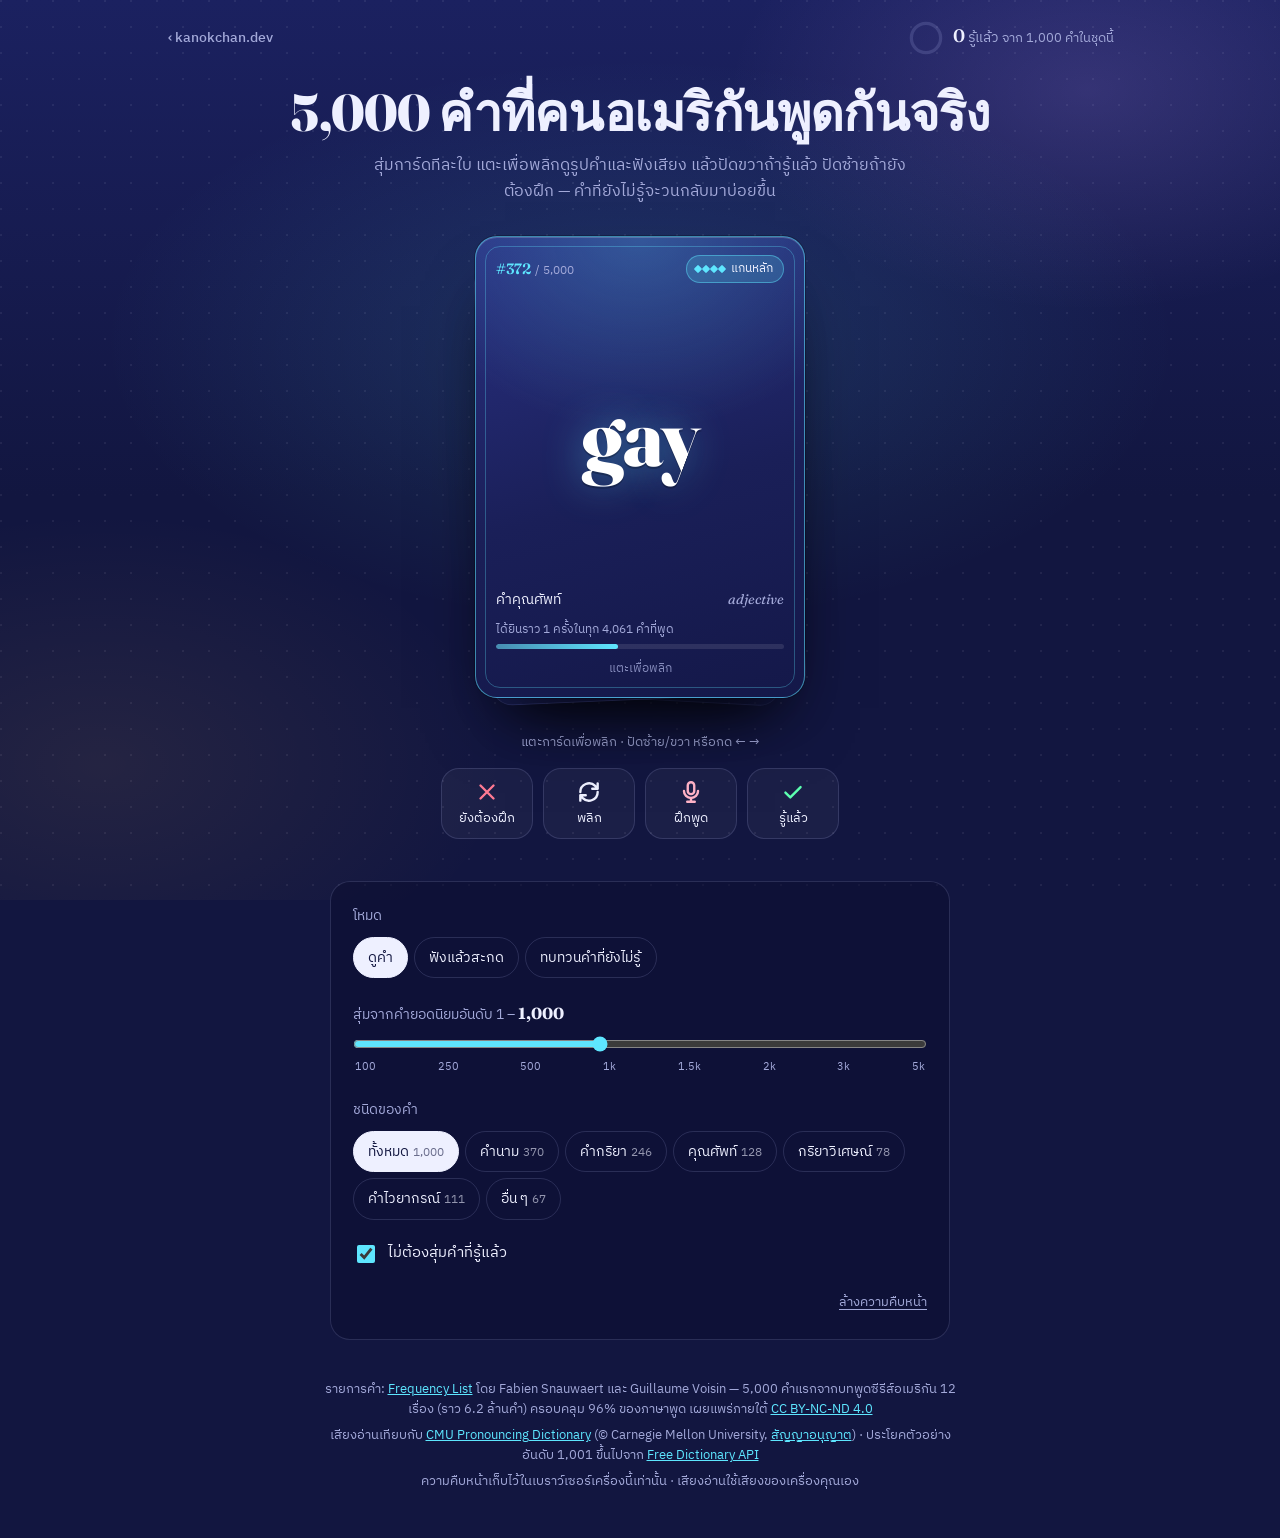
<file: english.html>
<!doctype html>
<html lang="th">
<head>
<meta charset="utf-8">
<meta name="viewport" content="width=device-width, initial-scale=1, viewport-fit=cover">
<title>English cards · kanokchan.dev</title>
<meta name="description" content="สุ่มการ์ดคำศัพท์ภาษาอังกฤษ 3D จาก 5,000 คำที่คนอเมริกันพูดบ่อยที่สุด พลิกดูรูปคำ ฟังเสียง แล้วปัดว่ารู้แล้วหรือยัง">
<meta name="theme-color" content="#121640">
<link rel="canonical" href="https://kanokchan.pages.dev/english">
<meta property="og:title" content="English cards · kanokchan.dev">
<meta property="og:description" content="ฝึกศัพท์ 5,000 คำที่ใช้พูดจริง ด้วยการ์ด 3D สุ่มทีละใบ">
<link rel="icon" href="data:image/svg+xml,%3Csvg xmlns='http://www.w3.org/2000/svg' viewBox='0 0 64 64'%3E%3Crect x='10' y='4' width='40' height='56' rx='8' fill='%23121640' stroke='%235ee6ff' stroke-width='4' transform='rotate(8 30 32)'/%3E%3Ctext x='31' y='42' text-anchor='middle' font-family='Georgia' font-weight='700' font-size='26' fill='%23fff'%3EAa%3C/text%3E%3C/svg%3E">
<link rel="preconnect" href="https://fonts.googleapis.com">
<link rel="preconnect" href="https://fonts.gstatic.com" crossorigin>
<link rel="stylesheet" href="https://fonts.googleapis.com/css2?family=Fraunces:opsz,wght@9..144,400;9..144,600;9..144,800&family=IBM+Plex+Sans+Thai:wght@400;500;600&display=swap">
<link rel="stylesheet" href="/assets/english/english.css">
<script src="/assets/english/speech-coach.js" defer></script>
<script src="/assets/english/english.js" defer></script>
</head>
<body>
<div class="sky" aria-hidden="true"></div>

<header class="top">
  <a class="home" href="/">kanokchan.dev</a>
  <div class="score" id="score" aria-live="polite">
    <span class="ring" id="ring"><svg viewBox="0 0 36 36"><circle cx="18" cy="18" r="15.5"/><circle id="ring-fill" cx="18" cy="18" r="15.5"/></svg></span>
    <span><b id="known-n">0</b> รู้แล้ว <small>จาก <span id="pool-n">0</span> คำในชุดนี้</small></span>
  </div>
</header>

<main class="wrap">
  <section class="intro">
    <h1>5,000 คำที่คนอเมริกันพูดกันจริง</h1>
    <p>สุ่มการ์ดทีละใบ แตะเพื่อพลิกดูรูปคำและฟังเสียง แล้วปัดขวาถ้ารู้แล้ว ปัดซ้ายถ้ายังต้องฝึก — คำที่ยังไม่รู้จะวนกลับมาบ่อยขึ้น</p>
  </section>

  <section class="table" aria-label="การ์ดคำศัพท์">
    <div class="deck" id="deck">
      <div class="ghost g2" aria-hidden="true"></div>
      <div class="ghost g1" aria-hidden="true"></div>
      <!-- the live card is rendered here by english.js -->
    </div>
    <p class="hint" id="hint">แตะการ์ดเพื่อพลิก · ปัดซ้าย/ขวา หรือกด ← →</p>

    <div class="actions">
      <button class="act no" id="btn-no" type="button" title="ยังไม่รู้ (←)"><svg viewBox="0 0 24 24"><path d="M6 6l12 12M18 6 6 18"/></svg><span>ยังต้องฝึก</span></button>
      <button class="act flip" id="btn-flip" type="button" title="พลิก (Space)"><svg viewBox="0 0 24 24"><path d="M4 12a8 8 0 0 1 13.7-5.6L20 9M20 4v5h-5M20 12a8 8 0 0 1-13.7 5.6L4 15M4 20v-5h5"/></svg><span>พลิก</span></button>
      <button class="act say" id="btn-mic" type="button" title="ฝึกออกเสียงคำนี้"><svg viewBox="0 0 24 24"><rect x="9" y="3" width="6" height="11" rx="3"/><path d="M5.5 11a6.5 6.5 0 0 0 13 0M12 17.5V21M8.5 21h7"/></svg><span>ฝึกพูด</span></button>
      <button class="act yes" id="btn-yes" type="button" title="รู้แล้ว (→)"><svg viewBox="0 0 24 24"><path d="m5 12.5 4.5 4.5L19 7.5"/></svg><span>รู้แล้ว</span></button>
    </div>
    <button class="undo" id="btn-undo" type="button" hidden>↶ ย้อนการ์ดเมื่อกี้</button>
  </section>

  <section class="settings" aria-label="ตั้งค่าการสุ่ม">
    <div class="field">
      <span class="lbl">โหมด</span>
      <div class="seg" id="mode" role="radiogroup" aria-label="โหมด">
        <button type="button" role="radio" data-v="see" aria-checked="true">ดูคำ</button>
        <button type="button" role="radio" data-v="listen" aria-checked="false">ฟังแล้วสะกด</button>
        <button type="button" role="radio" data-v="review" aria-checked="false">ทบทวนคำที่ยังไม่รู้ <b id="learn-n">0</b></button>
      </div>
    </div>
    <div class="field">
      <label class="lbl" for="range">สุ่มจากคำยอดนิยมอันดับ 1 – <b id="range-v">1000</b></label>
      <input type="range" id="range" min="0" max="7" step="1" value="3">
      <div class="ticks" aria-hidden="true"><span>100</span><span>250</span><span>500</span><span>1k</span><span>1.5k</span><span>2k</span><span>3k</span><span>5k</span></div>
    </div>
    <div class="field">
      <span class="lbl">ชนิดของคำ</span>
      <div class="chips" id="pos"></div>
    </div>
    <label class="check"><input type="checkbox" id="hide-known" checked> ไม่ต้องสุ่มคำที่รู้แล้ว</label>
    <div class="tools">
      <button type="button" class="link" id="btn-reset">ล้างความคืบหน้า</button>
    </div>
  </section>
</main>

<!-- pronunciation coach: say the word, see which sounds were right -->
<div class="coach" id="coach" hidden>
  <div class="coach-in" role="dialog" aria-modal="true" aria-labelledby="c-word">
    <button class="c-x" id="c-x" type="button" aria-label="ปิด">×</button>
    <div class="c-head">
      <div><b id="c-word" class="c-word">word</b><span id="c-ipa" class="c-ipa"></span></div>
      <div class="c-tools">
        <button type="button" id="c-listen" class="c-btn">🔊 ฟังเสียงที่ถูก</button>
        <button type="button" id="c-slow" class="c-btn">🐢 ช้า ๆ</button>
      </div>
    </div>
    <div class="phones" id="c-phones" aria-label="เสียงในคำนี้"></div>
    <div class="c-microw">
      <button type="button" class="c-mic" id="c-mic"><svg viewBox="0 0 24 24"><rect x="9" y="3" width="6" height="11" rx="3"/><path d="M5.5 11a6.5 6.5 0 0 0 13 0M12 17.5V21M8.5 21h7"/></svg><span id="c-mic-t">กดแล้วพูด</span></button>
      <p class="c-status" id="c-status" aria-live="polite"></p>
    </div>
    <div class="c-result" id="c-result" hidden>
      <div class="c-score"><svg viewBox="0 0 40 40"><circle cx="20" cy="20" r="18"/><circle id="c-ring-fill" cx="20" cy="20" r="18"/></svg><b id="c-pct">0%</b></div>
      <div class="c-detail">
        <p id="c-heard" class="c-heard"></p>
        <ul id="c-notes" class="c-notes"></ul>
        <p id="c-best" class="c-best"></p>
      </div>
    </div>
    <p class="c-note">ตรวจจากคำที่เบราว์เซอร์ฟังได้ แล้วเทียบทีละเสียงกับพจนานุกรมการออกเสียง CMU — เป็นคะแนนโดยประมาณ ใช้ได้บน Chrome, Edge และ Safari (ต้องต่ออินเทอร์เน็ต)</p>
  </div>
</div>

<footer class="foot">
  <p>รายการคำ: <a href="https://frequencylist.com" target="_blank" rel="noopener">Frequency List</a> โดย Fabien Snauwaert และ Guillaume Voisin — 5,000 คำแรกจากบทพูดซีรีส์อเมริกัน 12 เรื่อง (ราว 6.2 ล้านคำ) ครอบคลุม 96% ของภาษาพูด เผยแพร่ภายใต้ <a href="https://creativecommons.org/licenses/by-nc-nd/4.0/" target="_blank" rel="noopener">CC BY-NC-ND 4.0</a></p>
  <p>เสียงอ่านเทียบกับ <a href="https://github.com/cmusphinx/cmudict" target="_blank" rel="noopener">CMU Pronouncing Dictionary</a> (© Carnegie Mellon University, <a href="/assets/english/CMUDICT-LICENSE.txt">สัญญาอนุญาต</a>) · ประโยคตัวอย่างอันดับ 1,001 ขึ้นไปจาก <a href="https://dictionaryapi.dev" target="_blank" rel="noopener">Free Dictionary API</a></p>
  <p>ความคืบหน้าเก็บไว้ในเบราว์เซอร์เครื่องนี้เท่านั้น · เสียงอ่านใช้เสียงของเครื่องคุณเอง</p>
</footer>
</body>
</html>
</file>
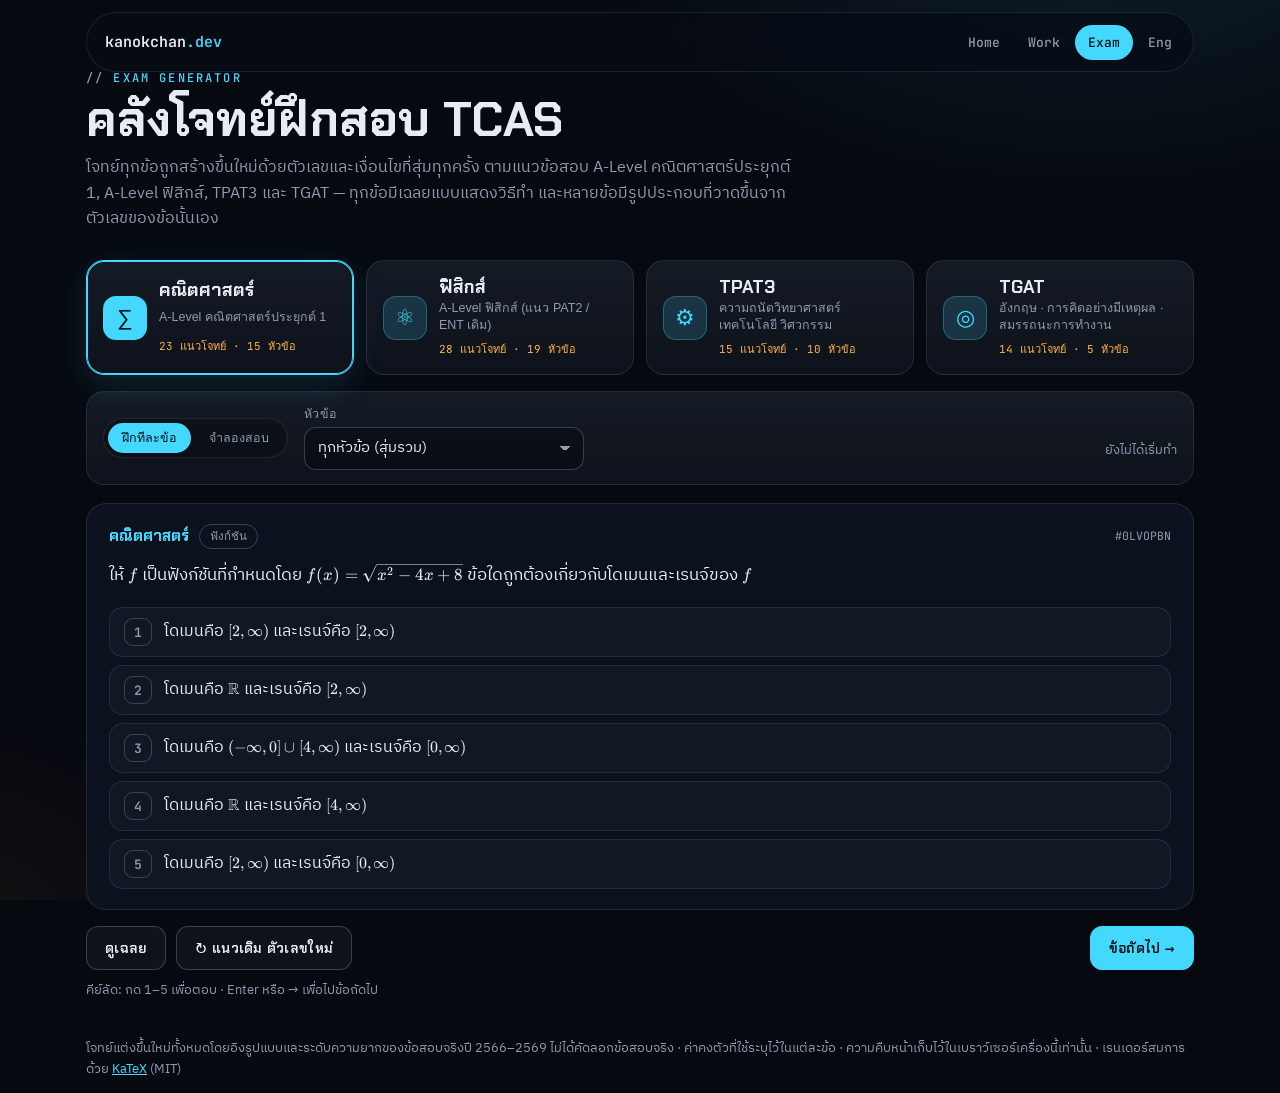
<file: exam.html>
<!doctype html>
<html lang="th">
<head>
<meta charset="utf-8">
<meta name="viewport" content="width=device-width, initial-scale=1, viewport-fit=cover">
<title>Exam · kanokchan.dev</title>
<meta name="description" content="คลังโจทย์ฝึกสอบ TCAS ที่สร้างใหม่ทุกครั้ง — คณิตศาสตร์ประยุกต์ 1, ฟิสิกส์ A-Level, TPAT3 และ TGAT พร้อมเฉลยละเอียดและรูปประกอบ">
<meta name="theme-color" content="#060910">
<link rel="canonical" href="https://kanokchan.pages.dev/exam">
<meta property="og:title" content="Exam · kanokchan.dev">
<meta property="og:description" content="สุ่มโจทย์แนว A-Level คณิต ฟิสิกส์ TPAT3 TGAT ได้ไม่จำกัด พร้อมเฉลยและรูปประกอบ">
<link rel="icon" href="data:image/svg+xml,%3Csvg xmlns='http://www.w3.org/2000/svg' viewBox='0 0 64 64'%3E%3Crect x='3' y='3' width='58' height='58' rx='16' fill='%23060910' stroke='%2345d8ff' stroke-width='5'/%3E%3Cpath d='M18 34l9 9 19-21' fill='none' stroke='%23ffb547' stroke-width='6' stroke-linecap='round' stroke-linejoin='round'/%3E%3C/svg%3E">
<link rel="preconnect" href="https://fonts.googleapis.com">
<link rel="preconnect" href="https://fonts.gstatic.com" crossorigin>
<link rel="stylesheet" href="https://fonts.googleapis.com/css2?family=Chakra+Petch:wght@500;600;700&family=IBM+Plex+Sans+Thai:wght@300;400;500;600&family=JetBrains+Mono:wght@400;500&display=swap">
<link rel="stylesheet" href="/assets/app/app.css">
<link rel="stylesheet" href="/assets/exam/katex/katex.min.css">
<link rel="stylesheet" href="/assets/exam/exam.css">
</head>
<body>
<header class="bar"><div class="wrap"><div class="bar-shell">
  <a class="logo" href="/">kanokchan<b>.dev</b></a>
  <nav class="links">
    <a href="/">Home</a><a href="/project">Work</a><a href="/exam" class="on">Exam</a><a href="/english">Eng</a>
  </nav>
</div></div></header>

<main class="wrap">
  <div class="head">
    <span class="kicker">Exam generator</span>
    <h1>คลังโจทย์ฝึกสอบ TCAS</h1>
    <p>โจทย์ทุกข้อถูกสร้างขึ้นใหม่ด้วยตัวเลขและเงื่อนไขที่สุ่มทุกครั้ง ตามแนวข้อสอบ A-Level คณิตศาสตร์ประยุกต์ 1, A-Level ฟิสิกส์, TPAT3 และ TGAT — ทุกข้อมีเฉลยแบบแสดงวิธีทำ และหลายข้อมีรูปประกอบที่วาดขึ้นจากตัวเลขของข้อนั้นเอง</p>
  </div>

  <section class="subjects" id="subjects" role="radiogroup" aria-label="เลือกวิชา"></section>

  <section class="controls card" aria-label="ตั้งค่า">
    <div class="seg" id="mode" role="tablist" aria-label="โหมด">
      <button type="button" data-v="practice" class="on" role="tab" aria-selected="true">ฝึกทีละข้อ</button>
      <button type="button" data-v="exam" role="tab" aria-selected="false">จำลองสอบ</button>
    </div>
    <label class="ctl">หัวข้อ
      <select id="topic"></select>
    </label>
    <label class="ctl exam-only" hidden>จำนวนข้อ
      <select id="count"><option>10</option><option selected>15</option><option>20</option><option>25</option><option>30</option></select>
    </label>
    <label class="check exam-only" hidden><input type="checkbox" id="timed" checked> จับเวลา</label>
    <span class="spacer"></span>
    <div class="stat" id="stat" aria-live="polite"></div>
  </section>

  <!-- practice: one question at a time -->
  <section id="practice" class="practice">
    <div id="pq"></div>
    <div class="row p-actions">
      <button class="btn" type="button" id="btn-reveal">ดูเฉลย</button>
      <button class="btn" type="button" id="btn-same" title="ข้อแนวเดิม แต่ตัวเลขใหม่">↻ แนวเดิม ตัวเลขใหม่</button>
      <span class="spacer"></span>
      <button class="btn primary" type="button" id="btn-next">ข้อถัดไป →</button>
    </div>
    <p class="hint muted small">คีย์ลัด: กด 1–5 เพื่อตอบ · Enter หรือ → เพื่อไปข้อถัดไป</p>
  </section>

  <!-- exam: a full paper -->
  <section id="exam" class="exam" hidden>
    <div class="paper-bar" id="paper-bar">
      <div class="pb-l">
        <b id="paper-title">ชุดข้อสอบ</b>
        <span class="muted small mono" id="paper-code"></span>
      </div>
      <div class="pb-r">
        <span class="timer mono" id="timer" hidden></span>
        <span class="muted small" id="answered"></span>
        <button class="btn sm" type="button" id="btn-new">สุ่มชุดใหม่</button>
        <button class="btn sm" type="button" id="btn-print">พิมพ์</button>
        <button class="btn sm primary" type="button" id="btn-submit">ส่งคำตอบ</button>
      </div>
    </div>
    <div class="result card" id="result" hidden></div>
    <ol class="sheet" id="sheet" aria-label="ตารางคำตอบ"></ol>
    <div id="paper"></div>
    <div class="row end">
      <span class="spacer"></span>
      <button class="btn primary" type="button" id="btn-submit2">ส่งคำตอบ</button>
    </div>
  </section>

  <p class="foot-note muted small">โจทย์แต่งขึ้นใหม่ทั้งหมดโดยอิงรูปแบบและระดับความยากของข้อสอบจริงปี 2566–2569 ไม่ได้คัดลอกข้อสอบจริง · ค่าคงตัวที่ใช้ระบุไว้ในแต่ละข้อ · ความคืบหน้าเก็บไว้ในเบราว์เซอร์เครื่องนี้เท่านั้น · เรนเดอร์สมการด้วย <a href="https://katex.org" target="_blank" rel="noopener">KaTeX</a> (MIT)</p>
</main>

<dialog id="print-dlg">
  <form method="dialog">
    <h2>พิมพ์ชุดข้อสอบ</h2>
    <label class="check"><input type="checkbox" id="print-sol" checked> พิมพ์เฉลยใต้แต่ละข้อ</label>
    <label class="check"><input type="checkbox" id="print-mark"> แสดงคำตอบที่เลือกไว้</label>
    <div class="row"><span class="spacer"></span><button class="btn" value="cancel">ยกเลิก</button><button class="btn primary" value="print">พิมพ์</button></div>
  </form>
</dialog>

<script src="/assets/exam/katex/katex.min.js"></script>
<script src="/assets/exam/core.js"></script>
<script src="/assets/exam/bank-math.js"></script>
<script src="/assets/exam/bank-phys.js"></script>
<script src="/assets/exam/bank-tpat3.js"></script>
<script src="/assets/exam/bank-tgat.js"></script>
<script src="/assets/exam/exam.js"></script>
</body>
</html>
</file>
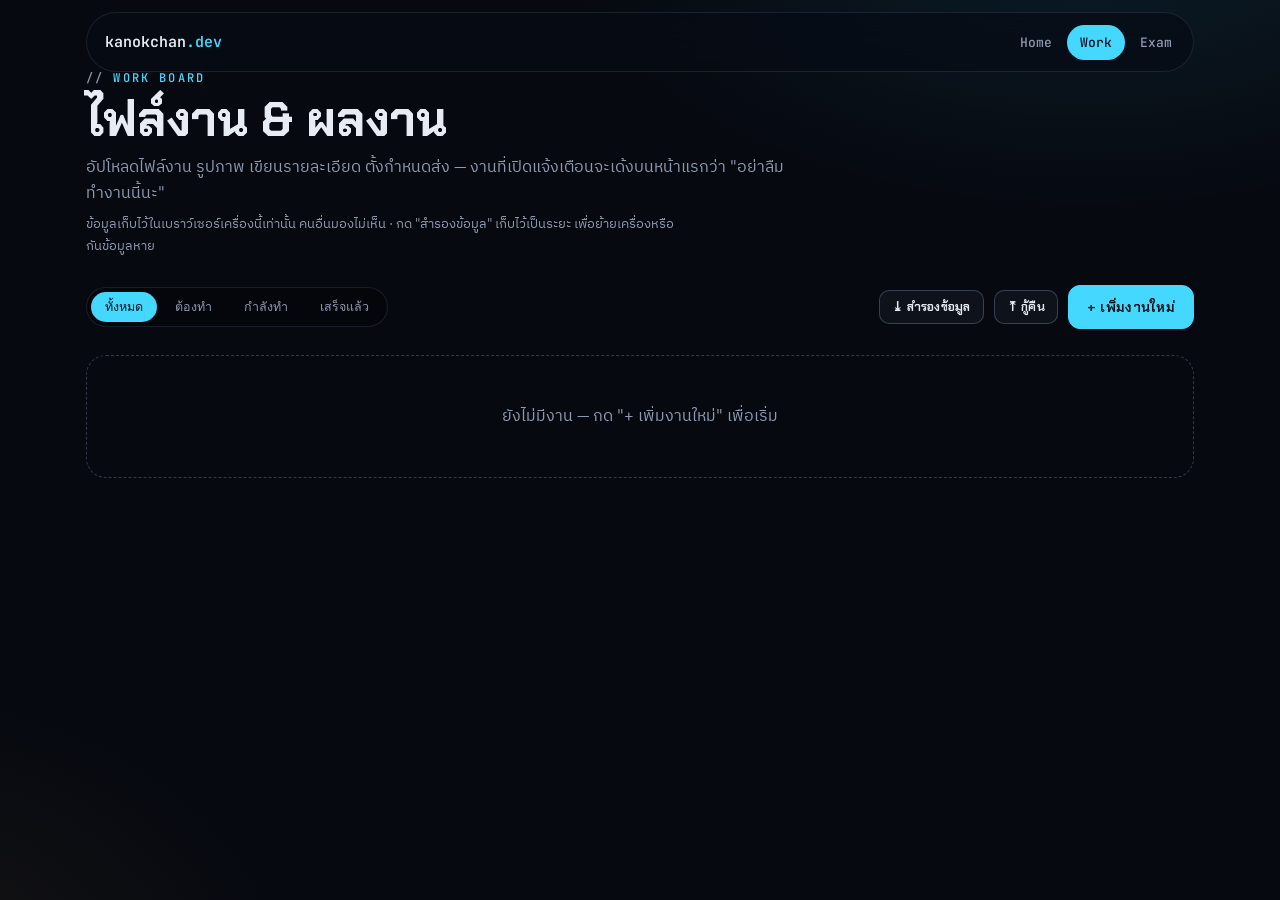
<file: project.html>
<!doctype html>
<html lang="th">
<head>
<meta charset="utf-8">
<meta name="viewport" content="width=device-width, initial-scale=1, viewport-fit=cover">
<title>Work board · kanokchan.dev</title>
<meta name="description" content="ไฟล์งาน รูปภาพ และรายละเอียดผลงานของ Kanokchan">
<meta name="theme-color" content="#060910">
<link rel="icon" href="data:image/svg+xml,%3Csvg xmlns='http://www.w3.org/2000/svg' viewBox='0 0 64 64'%3E%3Crect x='3' y='3' width='58' height='58' rx='16' fill='%23060910' stroke='%2345d8ff' stroke-width='5'/%3E%3Ctext x='32' y='42' text-anchor='middle' font-family='Arial' font-weight='700' font-size='26' fill='%23fff'%3EKC%3C/text%3E%3C/svg%3E">
<link rel="stylesheet" href="https://fonts.googleapis.com/css2?family=Chakra+Petch:wght@500;600;700&family=IBM+Plex+Sans+Thai:wght@300;400;500;600&family=JetBrains+Mono:wght@400;500&display=swap">
<link rel="stylesheet" href="/assets/app/app.css">
</head>
<body>
<header class="bar"><div class="wrap"><div class="bar-shell">
  <a class="logo" href="/">kanokchan<b>.dev</b></a>
  <nav class="links">
    <a href="/">Home</a><a href="/project" class="on">Work</a><a href="/exam">Exam</a>
  </nav>
</div></div></header>

<main class="wrap">
  <div class="head">
    <span class="kicker">Work board</span>
    <h1>ไฟล์งาน &amp; ผลงาน</h1>
    <p id="intro">อัปโหลดไฟล์งาน รูปภาพ เขียนรายละเอียด ตั้งกำหนดส่ง — งานที่เปิดแจ้งเตือนจะเด้งบนหน้าแรกว่า "อย่าลืมทำงานนี้นะ"</p>
    <p class="muted small">ข้อมูลเก็บไว้ในเบราว์เซอร์เครื่องนี้เท่านั้น คนอื่นมองไม่เห็น · กด "สำรองข้อมูล" เก็บไว้เป็นระยะ เพื่อย้ายเครื่องหรือกันข้อมูลหาย</p>
  </div>

  <div class="row" id="controls">
    <div class="seg" id="filter">
      <button type="button" class="on" data-f="all">ทั้งหมด</button>
      <button type="button" data-f="todo">ต้องทำ</button>
      <button type="button" data-f="doing">กำลังทำ</button>
      <button type="button" data-f="done">เสร็จแล้ว</button>
    </div>
    <span class="spacer"></span>
    <button class="btn sm" id="btn-export" type="button" title="ดาวน์โหลดงานและไฟล์ทั้งหมดเป็นไฟล์เดียว">⤓ สำรองข้อมูล</button>
    <label class="btn sm" title="นำไฟล์สำรองกลับมา">⤒ กู้คืน<input type="file" id="import-input" accept=".json,application/json" hidden></label>
    <button class="btn primary" id="btn-new" type="button">+ เพิ่มงานใหม่</button>
  </div>
  <br>
  <div class="board" id="board"></div>
  <div class="empty" id="empty" hidden></div>
</main>

<!-- create / edit -->
<dialog id="editor">
  <form method="dialog" id="editor-form">
    <h2 id="editor-title">เพิ่มงานใหม่</h2>
    <div class="fields">
      <label class="full">ชื่องาน *<input name="title" required maxlength="200"></label>
      <label class="full">รายละเอียด<textarea name="description" maxlength="10000" rows="5"></textarea></label>
      <label>สถานะ
        <select name="status"><option value="todo">ต้องทำ</option><option value="doing">กำลังทำ</option><option value="done">เสร็จแล้ว</option></select>
      </label>
      <label>กำหนดส่ง<input name="due" type="date"></label>
      <label class="check full"><input type="checkbox" name="remind" checked> แจ้งเตือน "อย่าลืมทำงานนี้นะ" บนหน้าแรก</label>
      <div class="full grid">
        <label class="drop" id="drop">
          <input type="file" name="files" multiple id="file-input">
          <b>ลากไฟล์มาวาง หรือคลิกเพื่อเลือก</b>
          <span>รูปภาพ วิดีโอ PDF หรือไฟล์งานใดก็ได้ · สูงสุด 200 MB ต่อไฟล์</span>
        </label>
        <ul class="files" id="pending"></ul>
        <div class="progress" id="progress" hidden><i></i></div>
      </div>
    </div>
    <div class="row">
      <button class="btn danger" type="button" id="btn-delete" hidden>ลบงานนี้</button>
      <span class="spacer"></span>
      <button class="btn" value="cancel" formnovalidate>ยกเลิก</button>
      <button class="btn primary" type="submit" id="btn-save" value="save">บันทึก</button>
    </div>
  </form>
</dialog>

<dialog id="lightbox" class="lightbox">
  <div id="lb-media"></div>
  <div class="cap"><span id="lb-name"></span><a class="btn sm" id="lb-open" target="_blank" rel="noopener">เปิด</a><button class="btn sm" type="button" id="lb-close">ปิด</button></div>
</dialog>

<script src="/assets/app/common.js"></script>
<script src="/assets/app/store.js"></script>
<script src="/assets/app/project.js"></script>
</body>
</html>
</file>
<file: assets/english/english.css>
/* English cards — kanokchan.dev/english
   Cards are plain HTML + CSS 3D transforms (GPU-composited), so they stay smooth on low-spec computers.
   html.lite (set by english.js on weak devices) turns off the foil blend + glare. */

:root {
  --night: #121640;       /* page */
  --night-2: #1b2160;
  --ink: #eef0ff;         /* text */
  --mute: #a3a9d9;
  --line: rgba(190, 198, 255, .16);
  /* rarity by how common the word is */
  --t1: #5ee6ff;          /* 1–500     core       */
  --t2: #9dff6e;          /* 501–1500  everyday   */
  --t3: #c49bff;          /* 1501–3000 often      */
  --t4: #ffc75a;          /* 3001–5000 rare       */
  --no: #ff7b93;
  --yes: #5dffb0;
  --f-word: "Fraunces", Georgia, "Times New Roman", serif;
  --f-ui: "IBM Plex Sans Thai", "Noto Sans Thai", system-ui, sans-serif;
  --card-w: min(330px, 78vw);
}
* { box-sizing: border-box; }
[hidden] { display: none !important; }
html { -webkit-text-size-adjust: 100%; }
body { margin: 0; min-height: 100vh; background: var(--night); color: var(--ink); font: 400 16px/1.65 var(--f-ui);
  overflow-x: hidden; -webkit-font-smoothing: antialiased; }
a { color: var(--t1); }
button { font: inherit; color: inherit; }
:focus-visible { outline: 2px solid var(--t1); outline-offset: 3px; }

.sky { position: fixed; inset: 0; z-index: -1; pointer-events: none;
  background:
    radial-gradient(60% 45% at 50% 38%, rgba(94, 230, 255, .13), transparent 70%),
    radial-gradient(40% 35% at 85% 10%, rgba(196, 155, 255, .16), transparent 70%),
    radial-gradient(45% 40% at 8% 85%, rgba(255, 199, 90, .08), transparent 70%),
    radial-gradient(circle at 1px 1px, rgba(238, 240, 255, .07) 1px, transparent 1.5px) 0 0 / 26px 26px,
    linear-gradient(180deg, var(--night-2), var(--night) 55%); }

/* ---------- top bar ---------- */
.top { display: flex; align-items: center; justify-content: space-between; gap: 12px; max-width: 980px; margin: 0 auto;
  padding: 18px max(16px, env(safe-area-inset-left, 0px)) 0; }
.home { color: var(--mute); text-decoration: none; font-weight: 500; font-size: 14px; padding: 8px 2px; }
.home::before { content: "‹ "; }
.home:hover { color: var(--ink); }
.score { display: flex; align-items: center; gap: 10px; font-size: 14px; color: var(--mute); }
.score b { color: var(--ink); font: 600 18px/1 var(--f-word); }
.score small { font-size: 12.5px; }
.ring svg { width: 34px; height: 34px; transform: rotate(-90deg); display: block; }
.ring circle { fill: none; stroke-width: 3.5; stroke: var(--line); }
#ring-fill { stroke: var(--yes); stroke-linecap: round; stroke-dasharray: 97.4; stroke-dashoffset: 97.4; transition: stroke-dashoffset .6s ease; }

/* ---------- layout ---------- */
.wrap { max-width: 980px; margin: 0 auto; padding: 0 max(16px, env(safe-area-inset-left, 0px)); }
.intro { text-align: center; padding: 26px 0 6px; }
.intro h1 { margin: 0 auto; max-width: 16em; font: 800 clamp(30px, 5.4vw, 52px)/1.12 var(--f-word); letter-spacing: -.015em;
  font-variation-settings: "opsz" 144; text-wrap: balance; }
.intro p { margin: 12px auto 0; max-width: 36em; color: var(--mute); font-size: 15.5px; text-wrap: pretty; }

.table { display: grid; justify-items: center; padding: 26px 0 8px; }

/* ---------- the deck ---------- */
.deck { position: relative; width: var(--card-w); aspect-ratio: 5 / 7; perspective: 1100px; }
.ghost { position: absolute; inset: 0; border-radius: 22px; background: linear-gradient(160deg, #262d75, #161b4c);
  border: 1px solid var(--line); box-shadow: 0 30px 60px -30px rgba(0, 0, 0, .7); }
.ghost.g1 { transform: translateY(12px) scale(.955) rotate(-2.5deg); opacity: .8; }
.ghost.g2 { transform: translateY(22px) scale(.91) rotate(3deg); opacity: .5; }

.card { position: absolute; inset: 0; z-index: 2; touch-action: pan-y; cursor: grab; user-select: none; -webkit-user-select: none;
  transform-style: preserve-3d; will-change: transform; --tc: var(--t1); outline: none; }
.card.t2 { --tc: var(--t2); } .card.t3 { --tc: var(--t3); } .card.t4 { --tc: var(--t4); }
.card.dragging { cursor: grabbing; }
.card.enter { animation: deal .55s cubic-bezier(.2, .9, .25, 1.15) both; }
@keyframes deal { from { transform: translateY(26px) scale(.92) rotate(-3deg); opacity: 0; } }
.card:focus-visible .face { outline: 2px solid var(--tc); outline-offset: 4px; }

.tilt { position: absolute; inset: 0; transform-style: preserve-3d; transition: transform .25s ease-out;
  transform: rotateX(var(--rx, 0deg)) rotateY(var(--ry, 0deg)); }
.spin { position: absolute; inset: 0; transform-style: preserve-3d; transition: transform .7s cubic-bezier(.3, 1.35, .45, 1); }
.card.flipped .spin { transform: rotateY(180deg); }

.face { position: absolute; inset: 0; border-radius: 22px; overflow: hidden; backface-visibility: hidden; -webkit-backface-visibility: hidden;
  display: grid; grid-template-columns: minmax(0, 1fr); padding: 18px 20px; isolation: isolate;
  background: linear-gradient(165deg, #2a3184 0%, #1a1f58 55%, #141849 100%);   /* fallback for older browsers */
  background:
    radial-gradient(120% 70% at 50% 0%, color-mix(in srgb, var(--tc) 22%, transparent), transparent 60%),
    linear-gradient(165deg, #2a3184 0%, #1a1f58 55%, #141849 100%);
  border: 1px solid var(--line); border: 1px solid color-mix(in srgb, var(--tc) 55%, transparent);
  box-shadow: 0 1px 0 rgba(255, 255, 255, .18) inset, 0 40px 70px -30px rgba(0, 0, 0, .8), 0 0 0 1px rgba(0, 0, 0, .25); }
.face::before { /* inner frame, like a printed card */
  content: ""; position: absolute; inset: 9px; border-radius: 15px; border: 1px solid color-mix(in srgb, var(--tc) 30%, transparent);
  pointer-events: none; z-index: -1; }
.back { transform: rotateY(180deg); }
/* only the face you can see takes clicks (the hidden face can sit on top in 3D and swallow them) */
.card .back, .card.flipped .front { pointer-events: none; }
.card.flipped .back { pointer-events: auto; }

/* holographic foil + glare follow the pointer (--px / --py set by JS, 0–100%) */
.foil, .glare { position: absolute; inset: 0; pointer-events: none; border-radius: inherit; z-index: 3; }
.foil { mix-blend-mode: color-dodge; opacity: .38;
  background:
    repeating-linear-gradient(115deg, #ff7eb3 0%, #ffd27e 6%, #9dff6e 12%, #5ee6ff 18%, #c49bff 24%, #ff7eb3 30%) calc(var(--px, 50%) * 1.4) calc(var(--py, 50%) * 1.4) / 300% 300%,
    radial-gradient(circle at 1px 1px, rgba(255, 255, 255, .5) .6px, transparent 1px) 0 0 / 5px 5px;
  -webkit-mask: linear-gradient(transparent, #000 30%, #000 70%, transparent); mask: linear-gradient(transparent, #000 30%, #000 70%, transparent);
  transition: opacity .3s; }
.card:hover .foil, .card.dragging .foil { opacity: .5; }
.glare { background: radial-gradient(circle at var(--px, 50%) var(--py, 30%), rgba(255, 255, 255, .28), transparent 45%); mix-blend-mode: overlay; }

/* ---------- front ---------- */
.front { grid-template-rows: auto 1fr auto; }
.f-top { display: flex; justify-content: space-between; align-items: center; gap: 8px; position: relative; z-index: 4; }
.rank { font: 600 15px/1 var(--f-word); color: var(--tc); font-variant-numeric: tabular-nums; }
.rank small { color: var(--mute); font-family: var(--f-ui); font-weight: 400; font-size: 11.5px; margin-left: 4px; }
.tier { display: inline-flex; align-items: center; gap: 6px; font-size: 12px; color: var(--ink);
  padding: 3px 10px 3px 8px; border-radius: 999px; background: color-mix(in srgb, var(--tc) 18%, transparent); border: 1px solid color-mix(in srgb, var(--tc) 45%, transparent); }
.pips { display: inline-flex; gap: 2px; }
.pips i { width: 6px; height: 6px; transform: rotate(45deg); background: var(--tc); border-radius: 1px; }
.pips i.off { background: transparent; border: 1px solid color-mix(in srgb, var(--tc) 60%, transparent); }

.word { align-self: center; justify-self: center; text-align: center; position: relative; z-index: 4; max-width: 100%;
  font: 800 var(--fs, 64px)/1.02 var(--f-word); letter-spacing: -.02em; font-variation-settings: "opsz" 144;
  color: #fff; text-shadow: 0 2px 0 rgba(0, 0, 0, .25), 0 0 40px color-mix(in srgb, var(--tc) 45%, transparent); overflow-wrap: anywhere; }

.f-bottom { position: relative; z-index: 4; display: grid; gap: 10px; }
.pos { display: flex; justify-content: space-between; align-items: baseline; font-size: 14px; }
.pos em { font: italic 400 14px/1 var(--f-word); color: var(--mute); }
.meter { display: grid; gap: 4px; font-size: 11.5px; color: var(--mute); }
.meter .bar { height: 5px; border-radius: 3px; background: rgba(255, 255, 255, .1); overflow: hidden; }
.meter .bar i { display: block; height: 100%; width: var(--w, 50%); border-radius: inherit; background: linear-gradient(90deg, color-mix(in srgb, var(--tc) 50%, transparent), var(--tc)); }
.tap { text-align: center; font-size: 12px; color: var(--mute); opacity: .8; }

/* listen & spell (front variant) */
.listen { align-self: center; display: grid; justify-items: center; gap: 16px; position: relative; z-index: 4; width: 100%; }
.speak-big { width: 96px; height: 96px; border-radius: 50%; border: 1px solid color-mix(in srgb, var(--tc) 60%, transparent); cursor: pointer;
  background: radial-gradient(circle at 35% 30%, color-mix(in srgb, var(--tc) 45%, #fff 10%), color-mix(in srgb, var(--tc) 12%, transparent) 70%);
  display: grid; place-items: center; box-shadow: 0 0 40px color-mix(in srgb, var(--tc) 35%, transparent); transition: transform .15s; }
.speak-big:active { transform: scale(.94); }
.speak-big svg { width: 40px; height: 40px; fill: none; stroke: #fff; stroke-width: 1.8; stroke-linecap: round; stroke-linejoin: round; }
.spell { display: flex; gap: 8px; width: 100%; }
.spell input { flex: 1; min-width: 0; width: 100%; font: 600 22px/1 var(--f-word); color: #fff; text-align: center; padding: 12px 10px; border-radius: 12px;
  border: 1px solid var(--line); background: rgba(8, 10, 40, .45); outline: none; }
.spell input:focus { border-color: var(--tc); }
.spell input::placeholder { font: 400 15px/1 var(--f-ui); color: var(--mute); }
.spell button { flex: none; padding: 0 14px; border-radius: 12px; border: 1px solid color-mix(in srgb, var(--tc) 60%, transparent);
  background: color-mix(in srgb, var(--tc) 20%, transparent); cursor: pointer; font-weight: 600; }
.listen .msg { min-height: 1.5em; font-size: 13px; color: var(--mute); text-align: center; }
.card.shake .tilt { animation: shake .4s; }
@keyframes shake { 20% { translate: -10px 0; } 40% { translate: 9px 0; } 60% { translate: -6px 0; } 80% { translate: 4px 0; } }

/* ---------- back ---------- */
.back { grid-template-rows: auto auto 1fr auto; gap: 12px; }
.b-head { display: flex; align-items: center; justify-content: space-between; gap: 10px; position: relative; z-index: 4; }
.b-word { font: 800 clamp(26px, 8vw, 36px)/1.05 var(--f-word); font-variation-settings: "opsz" 144; overflow-wrap: anywhere; }
.speak { flex: none; width: 44px; height: 44px; border-radius: 50%; border: 1px solid color-mix(in srgb, var(--tc) 55%, transparent);
  background: color-mix(in srgb, var(--tc) 16%, transparent); display: grid; place-items: center; cursor: pointer; }
.speak svg { width: 20px; height: 20px; fill: none; stroke: currentColor; stroke-width: 2; stroke-linecap: round; stroke-linejoin: round; }
.speak:hover { background: color-mix(in srgb, var(--tc) 30%, transparent); }
.b-btns { display: flex; gap: 8px; flex: none; }
.speak.mic { color: #ffd0dc; }
.ipa { font: 400 15px/1 var(--f-word); color: var(--ink); letter-spacing: .02em; }
.ex { display: grid; gap: 4px; padding: 10px 12px; border-radius: 12px; background: rgba(255, 255, 255, .05); border: 1px solid var(--line); }
.ex h3 { margin: 0 0 2px; }
.ex-en { margin: 0; font: 500 16px/1.4 var(--f-word); color: #fff; }
.ex-en mark { background: none; color: var(--tc); font-weight: 800; }
.ex-th { margin: 0; font-size: 13.5px; color: var(--mute); line-height: 1.5; }
.ex-th a { color: var(--tc); }
.ex-wait { margin: 0; font-size: 13px; color: var(--mute); }
.ex-say { display: inline-grid; place-items: center; width: 26px; height: 26px; vertical-align: -6px; margin-left: 2px; border-radius: 50%;
  border: 1px solid var(--line); background: transparent; color: var(--ink); cursor: pointer; padding: 0; }
.ex-say svg { width: 14px; height: 14px; fill: none; stroke: currentColor; stroke-width: 2; stroke-linecap: round; stroke-linejoin: round; }
.ex-more { justify-self: start; border: 0; background: none; color: var(--tc); font-size: 12.5px; cursor: pointer; padding: 2px 0; }
.b-pos { font-size: 13.5px; color: var(--mute); position: relative; z-index: 4; margin-top: -6px; }
.b-pos em { font-family: var(--f-word); }
.b-body { position: relative; z-index: 4; display: grid; align-content: start; gap: 12px; min-height: 0; overflow: auto; }
.b-body h3 { margin: 0 0 6px; font-size: 12.5px; font-weight: 500; color: var(--mute); }
.forms { display: flex; flex-wrap: wrap; gap: 6px; }
.forms span { font: 600 15px/1 var(--f-word); padding: 6px 10px; border-radius: 8px; background: rgba(255, 255, 255, .07); border: 1px solid var(--line); }
.fact { font-size: 13.5px; line-height: 1.55; }
.fact b { font-family: var(--f-word); color: var(--tc); font-size: 16px; }
.b-links { position: relative; z-index: 4; display: grid; grid-template-columns: 1fr 1fr; gap: 6px; }
.b-links a { display: block; text-align: center; padding: 8px 6px; border-radius: 10px; font-size: 13px; font-weight: 500; text-decoration: none;
  color: var(--ink); background: rgba(255, 255, 255, .06); border: 1px solid var(--line); }
.b-links a:hover { border-color: var(--tc); }
.b-links a.main { grid-column: 1 / -1; background: color-mix(in srgb, var(--tc) 22%, transparent); border-color: color-mix(in srgb, var(--tc) 55%, transparent); }

/* swipe stamps */
.stamp { position: absolute; top: 26px; z-index: 6; padding: 4px 12px; border-radius: 8px; font-weight: 600; font-size: 18px; border: 2px solid;
  opacity: 0; pointer-events: none; }
.stamp.s-yes { left: 22px; color: var(--yes); border-color: var(--yes); transform: rotate(-12deg); }
.stamp.s-no { right: 22px; color: var(--no); border-color: var(--no); transform: rotate(12deg); }

/* empty state */
.empty { position: absolute; inset: 0; z-index: 2; display: grid; place-content: center; gap: 10px; text-align: center; padding: 24px;
  border-radius: 22px; border: 1px dashed var(--line); background: rgba(18, 22, 64, .7); }
.empty b { font: 800 26px/1.2 var(--f-word); }
.empty p { margin: 0; color: var(--mute); font-size: 14px; }

.hint { margin: 34px 0 0; font-size: 13px; color: var(--mute); text-align: center; }

/* ---------- action buttons ---------- */
.actions { display: flex; gap: 10px; margin-top: 14px; }
.act { display: grid; justify-items: center; gap: 4px; width: 92px; padding: 10px 0 8px; border-radius: 18px; cursor: pointer;
  border: 1px solid var(--line); background: rgba(255, 255, 255, .04); transition: background .2s, border-color .2s, transform .15s; font-size: 12.5px; }
.act svg { width: 26px; height: 26px; fill: none; stroke: currentColor; stroke-width: 2.2; stroke-linecap: round; stroke-linejoin: round; }
.act:active { transform: scale(.95); }
.act.no { color: var(--no); } .act.no:hover { background: rgba(255, 123, 147, .12); border-color: var(--no); }
.act.yes { color: var(--yes); } .act.yes:hover { background: rgba(93, 255, 176, .12); border-color: var(--yes); }
.act.flip:hover { border-color: var(--t1); }
.act.say { color: #ffb3c7; } .act.say:hover { background: rgba(255, 179, 199, .1); border-color: #ffb3c7; }
.act span { color: var(--ink); }
.undo { margin-top: 12px; border: 0; background: none; color: var(--mute); cursor: pointer; font-size: 13px; padding: 6px 10px; }
.undo:hover { color: var(--ink); }

/* ---------- settings ---------- */
.settings { margin: 34px auto 0; max-width: 620px; display: grid; gap: 22px; padding: 22px; border-radius: 20px;
  background: rgba(10, 13, 46, .5); border: 1px solid var(--line); }
.field { display: grid; gap: 10px; }
.lbl { font-size: 14px; color: var(--mute); }
.lbl b { color: var(--ink); font-family: var(--f-word); font-size: 16px; }
.seg { display: flex; flex-wrap: wrap; gap: 6px; }
.seg button, .chips button { cursor: pointer; padding: 8px 14px; border-radius: 999px; border: 1px solid var(--line); background: transparent; font-size: 14px; }
.seg button[aria-checked="true"], .chips button[aria-pressed="true"] { background: var(--ink); color: var(--night); border-color: var(--ink); }
.seg button b { font-weight: 600; margin-left: 2px; }
.seg button:disabled { opacity: .45; cursor: not-allowed; }
input[type="range"] { width: 100%; accent-color: var(--t1); margin: 0; }
.ticks { display: flex; justify-content: space-between; font-size: 11px; color: var(--mute); margin-top: -4px; padding: 0 2px; }
.chips { display: flex; flex-wrap: wrap; gap: 6px; }
.chips button small { color: inherit; opacity: .6; margin-left: 4px; }
.check { display: flex; gap: 10px; align-items: center; font-size: 14.5px; cursor: pointer; }
.check input { width: 18px; height: 18px; accent-color: var(--t1); }
.tools { display: flex; justify-content: flex-end; }
.link { border: 0; background: none; padding: 4px 0; color: var(--mute); text-decoration: underline; text-underline-offset: 3px; cursor: pointer; font-size: 13px; }
.link:hover { color: var(--no); }

.foot { max-width: 680px; margin: 40px auto 0; padding: 0 16px 40px; text-align: center; color: var(--mute); font-size: 12.5px; line-height: 1.6; }
.foot p { margin: 6px 0; }

/* ---------- pronunciation coach (bottom sheet) ---------- */
.coach { position: fixed; inset: 0; z-index: 50; display: grid; align-items: end; justify-items: center; background: rgba(6, 8, 30, 0);
  transition: background .25s; padding: 0 12px; }
.coach.on { background: rgba(6, 8, 30, .55); }
.coach-in { position: relative; width: min(560px, 100%); max-height: calc(100vh - 24px); overflow: auto; margin-bottom: max(12px, env(safe-area-inset-bottom, 0px));
  padding: 22px 20px 16px; border-radius: 22px; background: linear-gradient(170deg, #262d78, #161a4d); border: 1px solid rgba(190, 198, 255, .22);
  box-shadow: 0 -10px 60px rgba(0, 0, 0, .5); transform: translateY(30px); opacity: 0; transition: transform .3s cubic-bezier(.2, .9, .3, 1.1), opacity .25s; }
.coach.on .coach-in { transform: none; opacity: 1; }
.c-x { position: absolute; top: 10px; right: 10px; width: 36px; height: 36px; border-radius: 50%; border: 0; background: transparent; color: var(--mute); font-size: 22px; cursor: pointer; }
.c-x:hover { color: var(--ink); background: rgba(255, 255, 255, .08); }
.c-head { display: grid; gap: 10px; padding-right: 36px; }
.c-word { font: 800 34px/1 var(--f-word); font-variation-settings: "opsz" 144; margin-right: 10px; }
.c-ipa { font: 400 19px/1 var(--f-word); color: var(--mute); }
.c-tools { display: flex; gap: 8px; flex-wrap: wrap; }
.c-btn { padding: 7px 12px; border-radius: 999px; border: 1px solid var(--line); background: rgba(255, 255, 255, .05); cursor: pointer; font-size: 13.5px; }
.c-btn:hover { border-color: var(--t1); }
.phones { display: flex; flex-wrap: wrap; gap: 6px; margin: 18px 0 6px; }
.ph { display: grid; justify-items: center; min-width: 40px; padding: 7px 8px 6px; border-radius: 10px; border: 1px solid var(--line); background: rgba(255, 255, 255, .05); cursor: help; }
.ph b { font: 600 20px/1 var(--f-word); }
.ph small { font: 400 11px/1 var(--f-word); color: var(--no); margin-top: 3px; text-decoration: line-through; text-decoration-color: transparent; }
.ph.v b { color: #ffe08a; }
.ph.stress { box-shadow: inset 0 -3px 0 var(--t1); }
.ph.ok { border-color: rgba(93, 255, 176, .6); background: rgba(93, 255, 176, .12); } .ph.ok b { color: var(--yes); }
.ph.bad { border-color: var(--no); background: rgba(255, 123, 147, .16); } .ph.bad b { color: #fff; }
.ph.miss { border-style: dashed; border-color: #ffc75a; background: rgba(255, 199, 90, .1); } .ph.miss b { color: #ffc75a; opacity: .75; }
.ph.extra { border-color: #ffc75a; color: #ffc75a; font-size: 13px; align-content: center; }
.c-microw { display: flex; align-items: center; gap: 14px; margin-top: 14px; }
.c-mic { flex: none; display: inline-flex; align-items: center; gap: 10px; padding: 12px 20px 12px 14px; border-radius: 999px; cursor: pointer; font-weight: 600; font-size: 15px;
  border: 1px solid #ff9db5; background: linear-gradient(180deg, #ff7b93, #e2507a); color: #fff; box-shadow: 0 8px 26px rgba(255, 90, 130, .35); }
.c-mic svg { width: 22px; height: 22px; fill: none; stroke: currentColor; stroke-width: 2; stroke-linecap: round; stroke-linejoin: round; }
.c-mic:disabled { opacity: .45; cursor: not-allowed; }
.c-mic.live { animation: pulse 1.2s ease-in-out infinite; }
@keyframes pulse { 50% { box-shadow: 0 0 0 10px rgba(255, 123, 147, .18), 0 8px 26px rgba(255, 90, 130, .35); } }
.c-status { margin: 0; font-size: 13.5px; color: var(--mute); line-height: 1.45; }
.c-result { display: grid; grid-template-columns: auto 1fr; gap: 16px; align-items: start; margin-top: 18px; padding: 14px; border-radius: 16px;
  background: rgba(8, 10, 40, .4); border: 1px solid var(--line); --rc: var(--yes); }
.c-result.mid { --rc: #ffc75a; } .c-result.low { --rc: var(--no); }
.c-score { position: relative; width: 88px; height: 88px; display: grid; place-items: center; }
.c-score svg { position: absolute; inset: 0; transform: rotate(-90deg); }
.c-score circle { fill: none; stroke-width: 4; stroke: rgba(255, 255, 255, .1); }
#c-ring-fill { stroke: var(--rc); stroke-linecap: round; stroke-dasharray: 113; stroke-dashoffset: 113; transition: stroke-dashoffset .8s cubic-bezier(.2, .8, .2, 1); }
.c-score b { font: 800 24px/1 var(--f-word); color: var(--rc); }
.c-heard { margin: 2px 0 8px; font-size: 14px; }
.c-heard b { font-family: var(--f-word); font-size: 16px; }
.c-heard small { color: var(--mute); }
.c-notes { margin: 0; padding: 0; list-style: none; display: grid; gap: 6px; }
.c-notes li { font-size: 13.5px; line-height: 1.5; padding-left: 18px; position: relative; }
.c-notes li::before { content: ""; position: absolute; left: 2px; top: .55em; width: 8px; height: 8px; border-radius: 50%; background: var(--mute); }
.c-notes li.ok::before { background: var(--yes); } .c-notes li.bad::before { background: var(--no); }
.c-notes li.miss::before, .c-notes li.extra::before, .c-notes li.mid::before { background: #ffc75a; }
.c-best { margin: 8px 0 0; font-size: 12px; color: var(--mute); }
.c-note { margin: 16px 0 0; font-size: 11.5px; color: var(--mute); line-height: 1.5; }

/* ---------- small screens ---------- */
@media (max-width: 520px) {
  .score small { display: none; }
  .intro { padding-top: 14px; }
  .intro p { font-size: 14.5px; }
  .act { width: 76px; }
  .settings { padding: 18px 16px; }
  .c-result { grid-template-columns: 1fr; justify-items: start; }
  .c-microw { flex-wrap: wrap; }
}
@media (max-height: 700px) and (min-width: 700px) { :root { --card-w: min(290px, 78vw); } }

/* ---------- lite + reduced motion ---------- */
html.lite .foil, html.lite .glare { display: none; }
html.lite .tilt { transition: none; }
@media (prefers-reduced-motion: reduce) {
  .spin { transition: transform .01ms; }
  .card.enter { animation: none; }
  .tilt { transform: none; }
  .card.shake .tilt { animation: none; }
  .c-mic.live { animation: none; outline: 3px solid #ff9db5; }
  .coach-in { transition: none; }
}
</file>
<file: assets/app/app.css>
/* Shared styles for /signin, /project and /database — same tokens as the home page. */
:root {
  --bg: #060910; --bg-2: #0b111b;
  --glass: rgba(150, 175, 220, 0.055); --glass-hi: rgba(150, 175, 220, 0.10);
  --line: rgba(160, 188, 235, 0.13); --line-hi: rgba(160, 188, 235, 0.28);
  --text: #e7ecf4; --muted: #8f9bb1;
  --cyan: #45d8ff; --amber: #ffb547; --red: #ff6b7d; --green: #3dff9a;
  --cyan-a: rgba(69, 216, 255, 0.16); --amber-a: rgba(255, 181, 71, 0.16);
  --f-display: "Chakra Petch", "IBM Plex Sans Thai", system-ui, sans-serif;
  --f-body: "IBM Plex Sans Thai", "Noto Sans Thai", system-ui, sans-serif;
  --f-mono: "JetBrains Mono", ui-monospace, Menlo, Consolas, monospace;
  color-scheme: dark;
}
*, *::before, *::after { box-sizing: border-box; }
html { -webkit-text-size-adjust: 100%; }
body { margin: 0; min-height: 100vh; background: var(--bg); color: var(--text);
  font: 400 15.5px/1.65 var(--f-body); -webkit-font-smoothing: antialiased; overflow-x: hidden;
  background-image:
    radial-gradient(900px 500px at 85% -10%, rgba(69,216,255,.10), transparent 60%),
    radial-gradient(700px 500px at -10% 110%, rgba(255,181,71,.07), transparent 60%);
  background-attachment: fixed; }
[hidden] { display: none !important; }
a { color: var(--cyan); }
img, video { max-width: 100%; display: block; }
:focus-visible { outline: 2px solid var(--cyan); outline-offset: 3px; border-radius: 6px; }
h1, h2, h3 { font-family: var(--f-display); line-height: 1.15; margin: 0; text-wrap: balance; }

.wrap { max-width: 1140px; margin: 0 auto; padding: 0 max(16px, env(safe-area-inset-left, 0px)); }

/* top bar */
.bar { position: sticky; top: 0; z-index: 30; padding-top: 12px; }
.bar-shell { display: flex; align-items: center; justify-content: space-between; gap: 12px; min-height: 60px;
  padding: 0 8px 0 18px; border: 1px solid var(--line); border-radius: 999px;
  background: rgba(8, 12, 20, .72); backdrop-filter: blur(16px) saturate(140%); -webkit-backdrop-filter: blur(16px) saturate(140%); }
.logo { font: 600 15px/1 var(--f-mono); color: var(--text); text-decoration: none; white-space: nowrap; }
.logo b { color: var(--cyan); font-weight: 600; }
.links { display: flex; gap: 2px; align-items: center; min-width: 0; overflow-x: auto; scrollbar-width: none; }
.links a, .links button { font: 500 13px/1 var(--f-mono); color: var(--muted); text-decoration: none; padding: 11px 13px;
  border-radius: 999px; white-space: nowrap; background: none; border: 0; cursor: pointer; }
.links a:hover, .links button:hover { color: var(--text); }
.links a.on { background: var(--cyan); color: #04131a; }

/* layout */
main { padding: 40px 0 80px; }
.head { display: grid; gap: 8px; margin-bottom: 28px; }
.kicker { font: 500 12px/1 var(--f-mono); letter-spacing: .18em; text-transform: uppercase; color: var(--cyan); }
.kicker::before { content: "// "; color: var(--muted); }
.head h1 { font-size: clamp(30px, 5vw, 48px); }
.head p { margin: 0; color: var(--muted); max-width: 46em; }

.card { border: 1px solid var(--line); border-radius: 20px; padding: 20px;
  background: linear-gradient(180deg, var(--glass-hi), var(--glass)); }
.grid { display: grid; gap: 16px; }
.row { display: flex; gap: 10px; flex-wrap: wrap; align-items: center; }
.spacer { flex: 1; }
.muted { color: var(--muted); }
.mono { font-family: var(--f-mono); }
.small { font-size: 13px; }
.m0 { margin: 0; }

/* form controls */
label { display: grid; gap: 6px; font: 500 12.5px/1.2 var(--f-mono); color: var(--muted); letter-spacing: .03em; }
input, textarea, select { width: 100%; font: 400 15px/1.5 var(--f-body); color: var(--text);
  background: rgba(0,0,0,.3); border: 1px solid var(--line-hi); border-radius: 12px; padding: 11px 13px; outline: none;
  transition: border-color .2s, box-shadow .2s; }
input:focus, textarea:focus, select:focus { border-color: var(--cyan); box-shadow: 0 0 0 3px var(--cyan-a); }
textarea { min-height: 110px; resize: vertical; }
select { appearance: none; background-image: linear-gradient(45deg, transparent 50%, var(--muted) 50%), linear-gradient(135deg, var(--muted) 50%, transparent 50%);
  background-position: calc(100% - 18px) 50%, calc(100% - 13px) 50%; background-size: 5px 5px; background-repeat: no-repeat; padding-right: 34px; }
.check { display: flex; align-items: center; gap: 10px; font: 400 14px/1.3 var(--f-body); color: var(--text); cursor: pointer; }
.check input { width: 18px; height: 18px; accent-color: var(--cyan); }
.fields { display: grid; gap: 14px; grid-template-columns: repeat(2, minmax(0, 1fr)); }
.fields .full { grid-column: 1 / -1; }

.btn { display: inline-flex; align-items: center; justify-content: center; gap: 8px; min-height: 44px; padding: 0 18px;
  border-radius: 12px; border: 1px solid var(--line-hi); background: var(--glass); color: var(--text);
  font: 600 14px/1 var(--f-display); letter-spacing: .02em; cursor: pointer; text-decoration: none;
  transition: background .2s, border-color .2s, box-shadow .2s, opacity .2s; }
.btn:hover { border-color: var(--cyan); }
.btn.primary { background: var(--cyan); border-color: var(--cyan); color: #04131a; }
.btn.primary:hover { box-shadow: 0 0 28px rgba(69,216,255,.4); }
.btn.danger { color: var(--red); }
.btn.danger:hover { border-color: var(--red); }
.btn.sm { min-height: 34px; padding: 0 12px; font-size: 12.5px; border-radius: 10px; }
.btn[disabled] { opacity: .5; cursor: progress; }
.btn svg { width: 18px; height: 18px; }

.pill { display: inline-flex; align-items: center; gap: 6px; padding: 4px 10px; border-radius: 999px;
  font: 500 11.5px/1.3 var(--f-mono); border: 1px solid var(--line-hi); color: var(--muted); white-space: nowrap; }
.pill.todo { color: var(--amber); border-color: rgba(255,181,71,.4); background: var(--amber-a); }
.pill.doing { color: var(--cyan); border-color: rgba(69,216,255,.4); background: var(--cyan-a); }
.pill.done { color: var(--green); border-color: rgba(61,255,154,.35); background: rgba(61,255,154,.1); }
.pill.late { color: var(--red); border-color: rgba(255,107,125,.4); background: rgba(255,107,125,.1); }

.alert { padding: 12px 14px; border-radius: 12px; border: 1px solid rgba(255,107,125,.4); background: rgba(255,107,125,.08); color: #ffc2ca; font-size: 14px; }
.alert.ok { border-color: rgba(61,255,154,.35); background: rgba(61,255,154,.07); color: #b8ffd9; }
.empty { text-align: center; padding: 48px 16px; color: var(--muted); border: 1px dashed var(--line-hi); border-radius: 20px; }

/* toast */
.toasts { position: fixed; z-index: 100; left: 50%; bottom: max(20px, env(safe-area-inset-bottom, 0px)); translate: -50% 0;
  display: grid; gap: 8px; width: min(420px, calc(100vw - 32px)); }
.toast { padding: 12px 16px; border-radius: 14px; background: rgba(12,18,30,.96); border: 1px solid var(--line-hi);
  box-shadow: 0 12px 40px rgba(0,0,0,.5); font-size: 14px; animation: tin .3s ease; }
.toast.err { border-color: rgba(255,107,125,.5); }
@keyframes tin { from { opacity: 0; translate: 0 8px; } }

/* tabs (segmented) */
.seg { display: inline-flex; gap: 4px; padding: 4px; border-radius: 999px; border: 1px solid var(--line); background: rgba(0,0,0,.25); }
.seg button { font: 500 12.5px/1 var(--f-mono); color: var(--muted); background: none; border: 0; padding: 9px 14px; border-radius: 999px; cursor: pointer; }
.seg button.on { background: var(--cyan); color: #04131a; }

/* sign-in page */
.auth { min-height: calc(100vh - 90px); display: grid; place-items: center; padding: 40px 0; }
.auth-card { width: min(460px, 100%); display: grid; gap: 18px; padding: 28px; }
.auth-card h1 { font-size: 30px; }
.auth-card .seg { justify-self: start; }
.passkey-art { width: 64px; height: 64px; border-radius: 18px; display: grid; place-items: center;
  background: var(--cyan-a); color: var(--cyan); border: 1px solid rgba(69,216,255,.35); }
.passkey-art svg { width: 34px; height: 34px; }
.how { display: grid; gap: 8px; margin: 0; padding: 0; list-style: none; font-size: 13.5px; color: var(--muted); }
.how li { display: flex; gap: 10px; }
.how li::before { content: "✓"; color: var(--green); font-weight: 700; }

/* work board */
.board { display: grid; gap: 16px; grid-template-columns: repeat(auto-fill, minmax(min(100%, 340px), 1fr)); align-items: start; }
.work { display: grid; gap: 12px; min-width: 0; }
.work h3 { font-size: 20px; overflow-wrap: anywhere; }
.work .desc { margin: 0; white-space: pre-wrap; overflow-wrap: anywhere; color: #cdd6e4; font-size: 14.5px; }
.work .meta { display: flex; gap: 6px; flex-wrap: wrap; }
.gallery { display: grid; gap: 6px; grid-template-columns: repeat(3, 1fr); }
.gallery button { padding: 0; border: 1px solid var(--line); border-radius: 10px; overflow: hidden; aspect-ratio: 1; cursor: zoom-in; background: #000; }
.gallery img { width: 100%; height: 100%; object-fit: cover; }
.gallery video { width: 100%; height: 100%; object-fit: cover; }
.gallery .img-missing { display: grid; place-items: center; height: 100%; padding: 8px; white-space: pre-line;
  font-size: 12px; color: #ffb547; text-align: center; overflow-wrap: anywhere; }
.files { display: grid; gap: 6px; margin: 0; padding: 0; list-style: none; }
.files li { display: flex; align-items: center; gap: 10px; padding: 8px 10px; border-radius: 10px; border: 1px solid var(--line); background: rgba(0,0,0,.2); min-width: 0; }
.files a { color: var(--text); text-decoration: none; overflow: hidden; text-overflow: ellipsis; white-space: nowrap; flex: 1; min-width: 0; font-size: 14px; }
.files a:hover { color: var(--cyan); }
.files .sz { font: 400 11.5px/1 var(--f-mono); color: var(--muted); white-space: nowrap; }
.files .rm { border: 0; background: none; color: var(--muted); cursor: pointer; font-size: 18px; padding: 0 4px; }
.files .rm:hover { color: var(--red); }
.drop { display: grid; place-items: center; gap: 4px; text-align: center; padding: 18px; border: 1.5px dashed var(--line-hi); border-radius: 14px;
  color: var(--muted); font-size: 13.5px; cursor: pointer; transition: border-color .2s, background .2s; }
.drop.over, .drop:hover { border-color: var(--cyan); background: var(--cyan-a); color: var(--text); }
.drop input { position: absolute; width: 1px; height: 1px; opacity: 0; pointer-events: none; }
.progress { height: 4px; border-radius: 4px; background: var(--line); overflow: hidden; }
.progress i { display: block; height: 100%; width: 0; background: linear-gradient(90deg, var(--cyan), var(--amber)); transition: width .2s; }

dialog { width: min(640px, calc(100vw - 32px)); max-height: calc(100vh - 32px); padding: 0; border: 1px solid var(--line-hi); border-radius: 20px;
  background: #0b111b; color: var(--text); box-shadow: 0 30px 80px rgba(0,0,0,.6); }
dialog::backdrop { background: rgba(3,5,10,.7); backdrop-filter: blur(4px); }
dialog form { display: grid; gap: 16px; padding: 22px; }
dialog h2 { font-size: 22px; }
.lightbox { width: auto; max-width: calc(100vw - 32px); background: #000; padding: 0; }
.lightbox img, .lightbox video { max-height: calc(100vh - 100px); max-width: calc(100vw - 34px); margin: auto; }
.lightbox .cap { display: flex; gap: 10px; align-items: center; padding: 10px 14px; font: 400 12.5px/1.3 var(--f-mono); color: var(--muted); }
.lightbox .cap span { flex: 1; overflow: hidden; text-overflow: ellipsis; white-space: nowrap; }

/* database */
.db-layout { display: grid; gap: 16px; grid-template-columns: minmax(0, 1fr) 320px; align-items: start; }
.toolbar { display: flex; gap: 10px; flex-wrap: wrap; margin-bottom: 14px; }
.toolbar input { flex: 1 1 220px; width: auto; }
.toolbar select { flex: 0 1 180px; width: auto; }
.rec { display: grid; gap: 6px; padding: 16px; border-radius: 16px; border: 1px solid var(--line); background: rgba(0,0,0,.2); }
.rec h3 { font-size: 17px; overflow-wrap: anywhere; }
.rec .content { margin: 0; white-space: pre-wrap; overflow-wrap: anywhere; font-size: 14px; color: #cdd6e4; max-height: 9.5em; overflow: hidden; }
.rec.open .content { max-height: none; }
.tags { display: flex; flex-wrap: wrap; gap: 6px; }
.side { display: grid; gap: 16px; }
.side h2 { font-size: 18px; }
.list { display: grid; gap: 8px; margin: 0; padding: 0; list-style: none; font-size: 13.5px; }
.list li { display: flex; gap: 8px; align-items: center; justify-content: space-between; padding: 8px 10px; border-radius: 10px; border: 1px solid var(--line); background: rgba(0,0,0,.2); }
.list li > div { min-width: 0; }
.list b { font-weight: 500; display: block; overflow: hidden; text-overflow: ellipsis; white-space: nowrap; }
.list span { font: 400 11.5px/1.4 var(--f-mono); color: var(--muted); }

@media (max-width: 860px) { .db-layout { grid-template-columns: 1fr; } }
@media (max-width: 600px) {
  .fields { grid-template-columns: 1fr; }
  .bar-shell { padding-left: 14px; }
  .links a, .links button { padding: 10px 9px; font-size: 12px; }
  .auth-card { padding: 22px 18px; }
  main { padding-top: 28px; }
}
@media (prefers-reduced-motion: reduce) { * { animation: none !important; transition-duration: .01ms !important; } }
</file>
<file: assets/exam/exam.css>
/* /exam — uses the tokens from /assets/app/app.css */
:root {
  --paper: #0c121d;
  --ink: var(--text);
  --fig-a: rgba(69, 216, 255, .20); --fig-b: rgba(255, 181, 71, .22); --fig-c: rgba(61, 255, 154, .14);
  --fig-d: rgba(69, 216, 255, .42); --fig-g: rgba(160, 188, 235, .13); --fig-grid: rgba(160, 188, 235, .13);
  --ok: #3dff9a; --ok-a: rgba(61, 255, 154, .12); --no: #ff6b7d; --no-a: rgba(255, 107, 125, .12);
}
main { padding-bottom: 60px; }
.link { background: none; border: 0; padding: 0; color: var(--cyan); cursor: pointer; font: inherit; text-decoration: underline; }

/* subject picker */
.subjects { display: grid; gap: 12px; grid-template-columns: repeat(4, minmax(0, 1fr)); margin-bottom: 16px; }
.subj { display: grid; grid-template-columns: auto 1fr; grid-template-rows: auto auto auto; column-gap: 12px; row-gap: 2px; align-items: center;
  text-align: left; padding: 16px; border-radius: 18px; border: 1px solid var(--line); color: var(--text); cursor: pointer;
  background: linear-gradient(180deg, var(--glass-hi), var(--glass)); transition: border-color .2s, box-shadow .2s, transform .2s; }
.subj:hover { border-color: var(--line-hi); transform: translateY(-1px); }
.subj.on { border-color: var(--cyan); box-shadow: 0 0 0 1px var(--cyan) inset, 0 10px 34px rgba(69, 216, 255, .14); }
.subj .ic { grid-row: 1 / 4; width: 44px; height: 44px; display: grid; place-items: center; border-radius: 13px; font-size: 22px;
  background: var(--cyan-a); color: var(--cyan); border: 1px solid rgba(69, 216, 255, .3); }
.subj.on .ic { background: var(--cyan); color: #04131a; }
.subj .nm { font: 700 18px/1.2 var(--f-display); }
.subj .sb { font-size: 12.5px; color: var(--muted); line-height: 1.35; }
.subj .ct { font-size: 11px; color: var(--amber); margin-top: 4px; }

/* controls */
.controls { display: flex; flex-wrap: wrap; gap: 12px 16px; align-items: end; padding: 14px 16px; margin-bottom: 18px; border-radius: 18px; }
.controls .ctl { min-width: 0; flex: 0 1 280px; }
.controls .ctl select { padding-top: 9px; padding-bottom: 9px; }
.controls .check { padding-bottom: 10px; }
.controls .seg { align-self: center; }
.stat { font-size: 13px; color: var(--muted); padding-bottom: 8px; }
.stat b { color: var(--text); }

/* question */
.q { border: 1px solid var(--line); border-radius: 20px; padding: 20px 22px; background: var(--paper); margin-bottom: 16px; scroll-margin-top: 150px; }
.q-h { display: flex; align-items: center; gap: 10px; margin-bottom: 12px; flex-wrap: wrap; }
.qn { font: 700 15px/1 var(--f-display); color: var(--cyan); }
.qcode { font-size: 11.5px; color: var(--muted); text-decoration: none; }
.qcode:hover { color: var(--cyan); }
.q-body { font-size: 16.5px; line-height: 1.85; overflow-wrap: anywhere; }
.q-body + .q-body { margin-top: 6px; }
.q-fig { margin: 14px 0; display: flex; justify-content: center; overflow-x: auto; }
.q-fig .fig { max-width: 100%; height: auto; }
.figrow { display: flex; gap: 14px; flex-wrap: wrap; justify-content: center; }
.figrow .fig { max-width: min(100%, 300px); }
.q .katex { font-size: 1.06em; }
.q .katex-display { margin: .6em 0; overflow-x: auto; overflow-y: hidden; }
.qt { border-collapse: collapse; margin: 12px auto; font-size: 14px; min-width: min(100%, 420px); }
.qt th, .qt td { border: 1px solid var(--line-hi); padding: 6px 10px; text-align: center; }
.qt th { font-weight: 600; background: rgba(160, 188, 235, .06); }
.qt.sm { min-width: 0; font-size: 13px; }
.q-fig, .qt { max-width: 100%; }
.q-body:has(.qt) { overflow-x: auto; }
.seq { display: flex; gap: 22px; justify-content: center; margin: 12px 0 4px; font: 600 20px/1 var(--f-mono); letter-spacing: .06em; flex-wrap: wrap; }
.seq.inl { display: inline; font-size: 1.05em; letter-spacing: .02em; margin: 0 .3em; }
.en { font-family: Georgia, "Times New Roman", serif; font-size: 1.04em; line-height: 1.7; }

/* choices */
.ch { list-style: none; margin: 16px 0 0; padding: 0; display: grid; gap: 8px; }
.ch.figs { grid-template-columns: repeat(auto-fill, minmax(min(100%, 190px), 1fr)); gap: 10px; }
.opt { width: 100%; display: flex; align-items: center; gap: 12px; text-align: left; padding: 10px 14px; min-height: 48px;
  border: 1px solid var(--line); border-radius: 14px; background: rgba(160, 188, 235, .035); color: var(--text); cursor: pointer;
  font: 400 15.5px/1.6 var(--f-body); transition: border-color .15s, background .15s; }
.ch.figs .opt { flex-direction: column; align-items: stretch; padding: 10px; }
.ch.figs .opt .ct { display: flex; justify-content: center; }
.opt:hover:not(:disabled) { border-color: var(--cyan); background: var(--cyan-a); }
.opt .no { flex: none; width: 28px; height: 28px; display: grid; place-items: center; border-radius: 9px; border: 1px solid var(--line-hi);
  font: 600 13px/1 var(--f-mono); color: var(--muted); }
.ch.figs .opt .no { align-self: flex-start; }
.opt .ct { min-width: 0; overflow-wrap: anywhere; }
.opt .ct .fig { max-width: 100%; height: auto; }
.opt.picked { border-color: var(--cyan); background: var(--cyan-a); }
.opt.picked .no { background: var(--cyan); color: #04131a; border-color: var(--cyan); }
.opt:disabled { cursor: default; }
.opt.right { border-color: var(--ok); background: var(--ok-a); }
.opt.right .no { background: var(--ok); color: #03140b; border-color: var(--ok); }
.opt.wrong { border-color: var(--no); background: var(--no-a); }
.opt.wrong .no { background: var(--no); color: #1a0306; border-color: var(--no); }
.verdict { margin: 14px 0 0; font: 600 15px/1.4 var(--f-display); }
.verdict.ok { color: var(--ok); } .verdict.no { color: var(--no); }

/* solution */
.sol { margin-top: 16px; padding: 14px 16px; border-radius: 14px; border: 1px dashed rgba(255, 181, 71, .45); background: rgba(255, 181, 71, .05); }
.sol h4 { margin: 0 0 6px; font: 600 14px/1.3 var(--f-display); color: var(--amber); letter-spacing: .02em; }
.sol h4 b { color: var(--text); }
.sol-body { font-size: 15px; line-height: 1.9; overflow-wrap: anywhere; }

.p-actions { margin-top: 2px; }
.hint { margin: 10px 0 0; }
.foot-note { margin-top: 36px; }

/* exam paper */
.paper-bar { position: sticky; top: 84px; z-index: 20; display: flex; flex-wrap: wrap; gap: 10px; align-items: center; justify-content: space-between;
  padding: 10px 14px; margin-bottom: 14px; border-radius: 16px; border: 1px solid var(--line-hi);
  background: rgba(8, 12, 20, .86); backdrop-filter: blur(14px); -webkit-backdrop-filter: blur(14px); }
.pb-l { display: grid; gap: 2px; min-width: 0; }
.pb-l b { font: 600 15px/1.3 var(--f-display); }
.pb-r { display: flex; flex-wrap: wrap; gap: 8px; align-items: center; }
.timer { font-size: 15px; padding: 6px 10px; border-radius: 10px; background: var(--cyan-a); color: var(--cyan); }
.timer.low { background: var(--no-a); color: var(--no); animation: pulse 1s infinite alternate; }
@keyframes pulse { to { opacity: .55; } }
.sheet { list-style: none; margin: 0 0 16px; padding: 0; display: flex; flex-wrap: wrap; gap: 6px; }
.sheet a { display: grid; place-items: center; width: 34px; height: 34px; border-radius: 10px; border: 1px solid var(--line-hi);
  font: 500 12.5px/1 var(--f-mono); color: var(--muted); text-decoration: none; }
.sheet a.on { background: var(--cyan-a); color: var(--cyan); border-color: rgba(69, 216, 255, .5); }
.sheet a.ok { background: var(--ok-a); color: var(--ok); border-color: rgba(61, 255, 154, .5); }
.sheet a.no { background: var(--no-a); color: var(--no); border-color: rgba(255, 107, 125, .5); }
.result { display: flex; gap: 20px; align-items: center; margin-bottom: 16px; }
.result h3 { font-size: 22px; margin-bottom: 4px; }
.result p { margin: 4px 0; }
.score { position: relative; width: 104px; height: 104px; flex: none; }
.score svg { width: 100%; height: 100%; rotate: -90deg; }
.score circle { fill: none; stroke: var(--line-hi); stroke-width: 4; }
.score circle.arc { stroke: var(--cyan); stroke-linecap: round; }
.score b { position: absolute; inset: 0; display: grid; place-items: center; font: 700 28px/1 var(--f-display); }
.score small { font-size: 14px; color: var(--muted); }
.end { margin-top: 6px; }
.key { display: none; }

/* figures: every colour comes from a token so they follow the theme and print in ink */
.fig { display: block; overflow: visible; font-family: var(--f-body); }
.fig line, .fig rect, .fig circle, .fig path, .fig polygon, .fig polyline { fill: none; stroke-width: 1.5; stroke-linejoin: round; stroke-linecap: round; }
.fig .ln { stroke: var(--ink); } .fig .mu { stroke: var(--muted); } .fig .ac { stroke: var(--cyan); } .fig .am { stroke: var(--amber); } .fig .rd { stroke: var(--red); }
.fig .fa { fill: var(--fig-a); } .fig .fb { fill: var(--fig-b); } .fig .fc { fill: var(--fig-c); } .fig .fd { fill: var(--fig-d); } .fig .fg { fill: var(--fig-g); }
.fig .fs { fill: var(--ink); } .fig .bgf { fill: var(--paper); } .fig .nos { stroke: none; } .fig .nf { fill: none; }
.fig .hd { stroke-width: 1; } .fig .hd.ln { fill: var(--ink); } .fig .hd.mu { fill: var(--muted); } .fig .hd.ac { fill: var(--cyan); } .fig .hd.am { fill: var(--amber); } .fig .hd.rd { fill: var(--red); }
.fig .dsh { stroke-dasharray: 5 4; } .fig .thk { stroke-width: 2.6; } .fig .thk2 { stroke-width: 4.5; } .fig .gd { stroke: var(--fig-grid); stroke-width: 1; }
.fig .ftop { fill: rgba(69, 216, 255, .34); } .fig .fleft { fill: rgba(69, 216, 255, .17); } .fig .fright { fill: rgba(69, 216, 255, .07); }
.fig text { fill: var(--ink); stroke: none; font-size: 13px; }
.fig .sm { font-size: 12.5px; } .fig .xs { font-size: 11px; } .fig .b, .fig .bd { font-weight: 600; } .fig .it { font-style: italic; font-family: Georgia, serif; }
.fig .hl { fill: var(--amber); } .fig .mu2 { fill: var(--muted); }

@media (max-width: 900px) { .subjects { grid-template-columns: repeat(2, minmax(0, 1fr)); } }
@media (max-width: 600px) {
  .subj { padding: 12px; column-gap: 10px; }
  .subj .ic { width: 36px; height: 36px; font-size: 18px; border-radius: 11px; }
  .subj .nm { font-size: 16px; }
  .subj .sb { font-size: 11.5px; }
  .q { padding: 16px 14px; border-radius: 16px; }
  .q-body { font-size: 15.5px; }
  .opt { font-size: 15px; padding: 9px 11px; }
  .paper-bar { top: 78px; }
  .controls .ctl { flex: 1 1 100%; }
  .result { flex-direction: column; align-items: flex-start; }
}

/* print: plain ink on paper */
@media print {
  :root { --text: #111; --muted: #555; --ink: #111; --cyan: #0b6e99; --amber: #a35b00; --red: #b3122b; --paper: #fff; --line: #bbb; --line-hi: #999;
    --fig-a: #dbeef6; --fig-b: #fbe9cf; --fig-c: #dcf5e6; --fig-d: #9fd0e6; --fig-g: #eee; --fig-grid: #ddd; --ok: #137a3a; --no: #b3122b; }
  body { background: #fff !important; color: #111; }
  .bar, .head, .subjects, .controls, .practice, .paper-bar .pb-r, .sheet, .end, .foot-note, .result, .verdict, .hint { display: none !important; }
  .exam { display: block !important; }
  .paper-bar { position: static; background: none; border: 0; padding: 0 0 8px; backdrop-filter: none; }
  .q { break-inside: avoid; border: 0; border-bottom: 1px solid #ccc; border-radius: 0; padding: 10px 0 14px; background: none; }
  .opt { border: 0; background: none !important; padding: 2px 0; min-height: 0; }
  .opt .no { border-color: #999; background: none !important; color: #111 !important; }
  body:not(.print-mark) .opt.picked .no { border-color: #999; }
  body.print-mark .opt.picked .no { background: #111 !important; color: #fff !important; }
  .sol { display: none !important; }
  body.print-sol .sol { display: block !important; break-inside: avoid; border-color: #aaa; background: none; }
  .opt.right, .opt.wrong { border: 0; }
  body:not(.print-sol) .opt.right .no, body:not(.print-sol) .opt.wrong .no { background: none !important; color: #111 !important; border-color: #999; }
}
</file>
